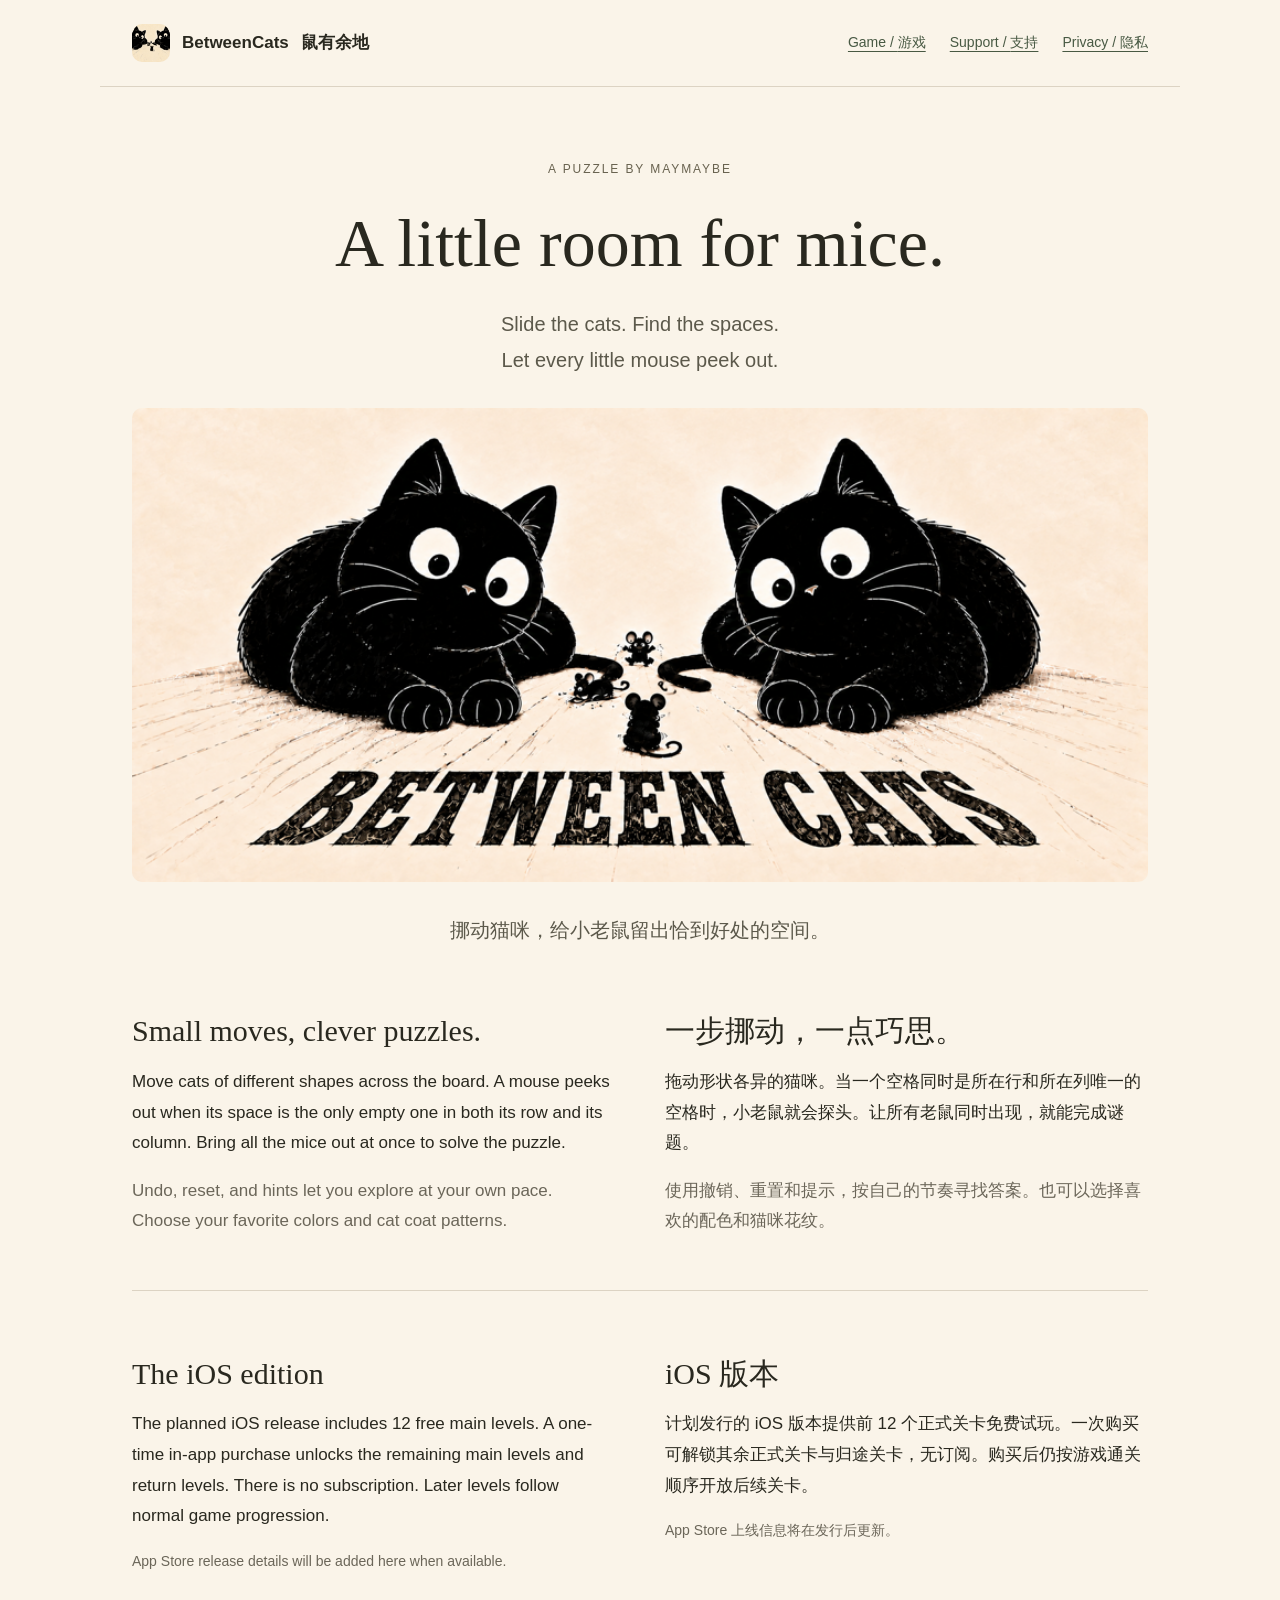
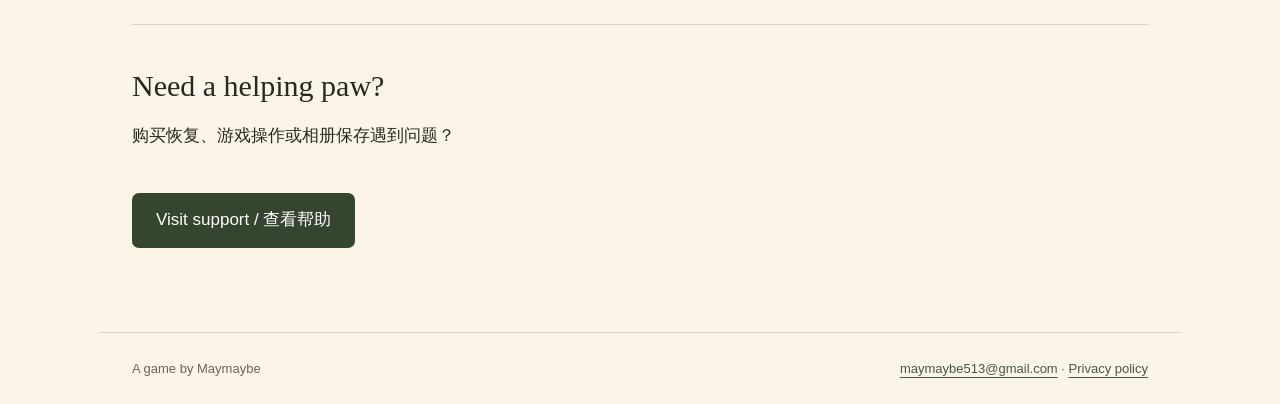
<file: index.html>
<!doctype html>
<html lang="en"><head><meta charset="utf-8"><meta name="viewport" content="width=device-width,initial-scale=1"><meta name="description" content="BetweenCats is a cozy sliding-block puzzle by Maymaybe. Game information, support, and privacy policy."><meta name="color-scheme" content="light"><title>A little room for mice · BetweenCats</title><link rel="icon" href="./assets/icon.png"><link rel="stylesheet" href="./assets/style.css"></head>
<body><a class="skip" href="#main">Skip to content</a><header><a class="brand" href="./"><img src="./assets/icon.png" alt="" width="38" height="38">BetweenCats <span lang="zh-Hans">鼠有余地</span></a><nav aria-label="Main navigation"><a href="./">Game / <span lang="zh-Hans">游戏</span></a><a href="./support/">Support / <span lang="zh-Hans">支持</span></a><a href="./privacy/">Privacy / <span lang="zh-Hans">隐私</span></a></nav></header><main id="main" ><section class="hero"><p class="eyebrow">A puzzle by Maymaybe</p><h1>A little room for mice.</h1><p class="lead">Slide the cats. Find the spaces.<br>Let every little mouse peek out.</p><img src="./assets/cover.png" width="920" height="430" alt="Two curious black cats watching little mice between them, with the title Between Cats"><p lang="zh-Hans" class="lead">挪动猫咪，给小老鼠留出恰到好处的空间。</p></section><section class="intro"><div><h2>Small moves, clever puzzles.</h2><p>Move cats of different shapes across the board. A mouse peeks out when its space is the only empty one in both its row and its column. Bring all the mice out at once to solve the puzzle.</p><p class="muted">Undo, reset, and hints let you explore at your own pace. Choose your favorite colors and cat coat patterns.</p></div><div lang="zh-Hans"><h2>一步挪动，一点巧思。</h2><p>拖动形状各异的猫咪。当一个空格同时是所在行和所在列唯一的空格时，小老鼠就会探头。让所有老鼠同时出现，就能完成谜题。</p><p class="muted">使用撤销、重置和提示，按自己的节奏寻找答案。也可以选择喜欢的配色和猫咪花纹。</p></div></section><section class="intro"><div><h2>The iOS edition</h2><p>The planned iOS release includes 12 free main levels. A one-time in-app purchase unlocks the remaining main levels and return levels. There is no subscription. Later levels follow normal game progression.</p><p class="small muted">App Store release details will be added here when available.</p></div><div lang="zh-Hans"><h2>iOS 版本</h2><p>计划发行的 iOS 版本提供前 12 个正式关卡免费试玩。一次购买可解锁其余正式关卡与归途关卡，无订阅。购买后仍按游戏通关顺序开放后续关卡。</p><p class="small muted">App Store 上线信息将在发行后更新。</p></div></section><section><h2>Need a helping paw?</h2><p lang="zh-Hans">购买恢复、游戏操作或相册保存遇到问题？</p><a class="button" href="./support/">Visit support / 查看帮助</a></section></main><footer><span>A game by Maymaybe</span><span><a href="mailto:maymaybe513@gmail.com">maymaybe513@gmail.com</a> · <a href="./privacy/">Privacy policy</a></span></footer></body></html>
</file>
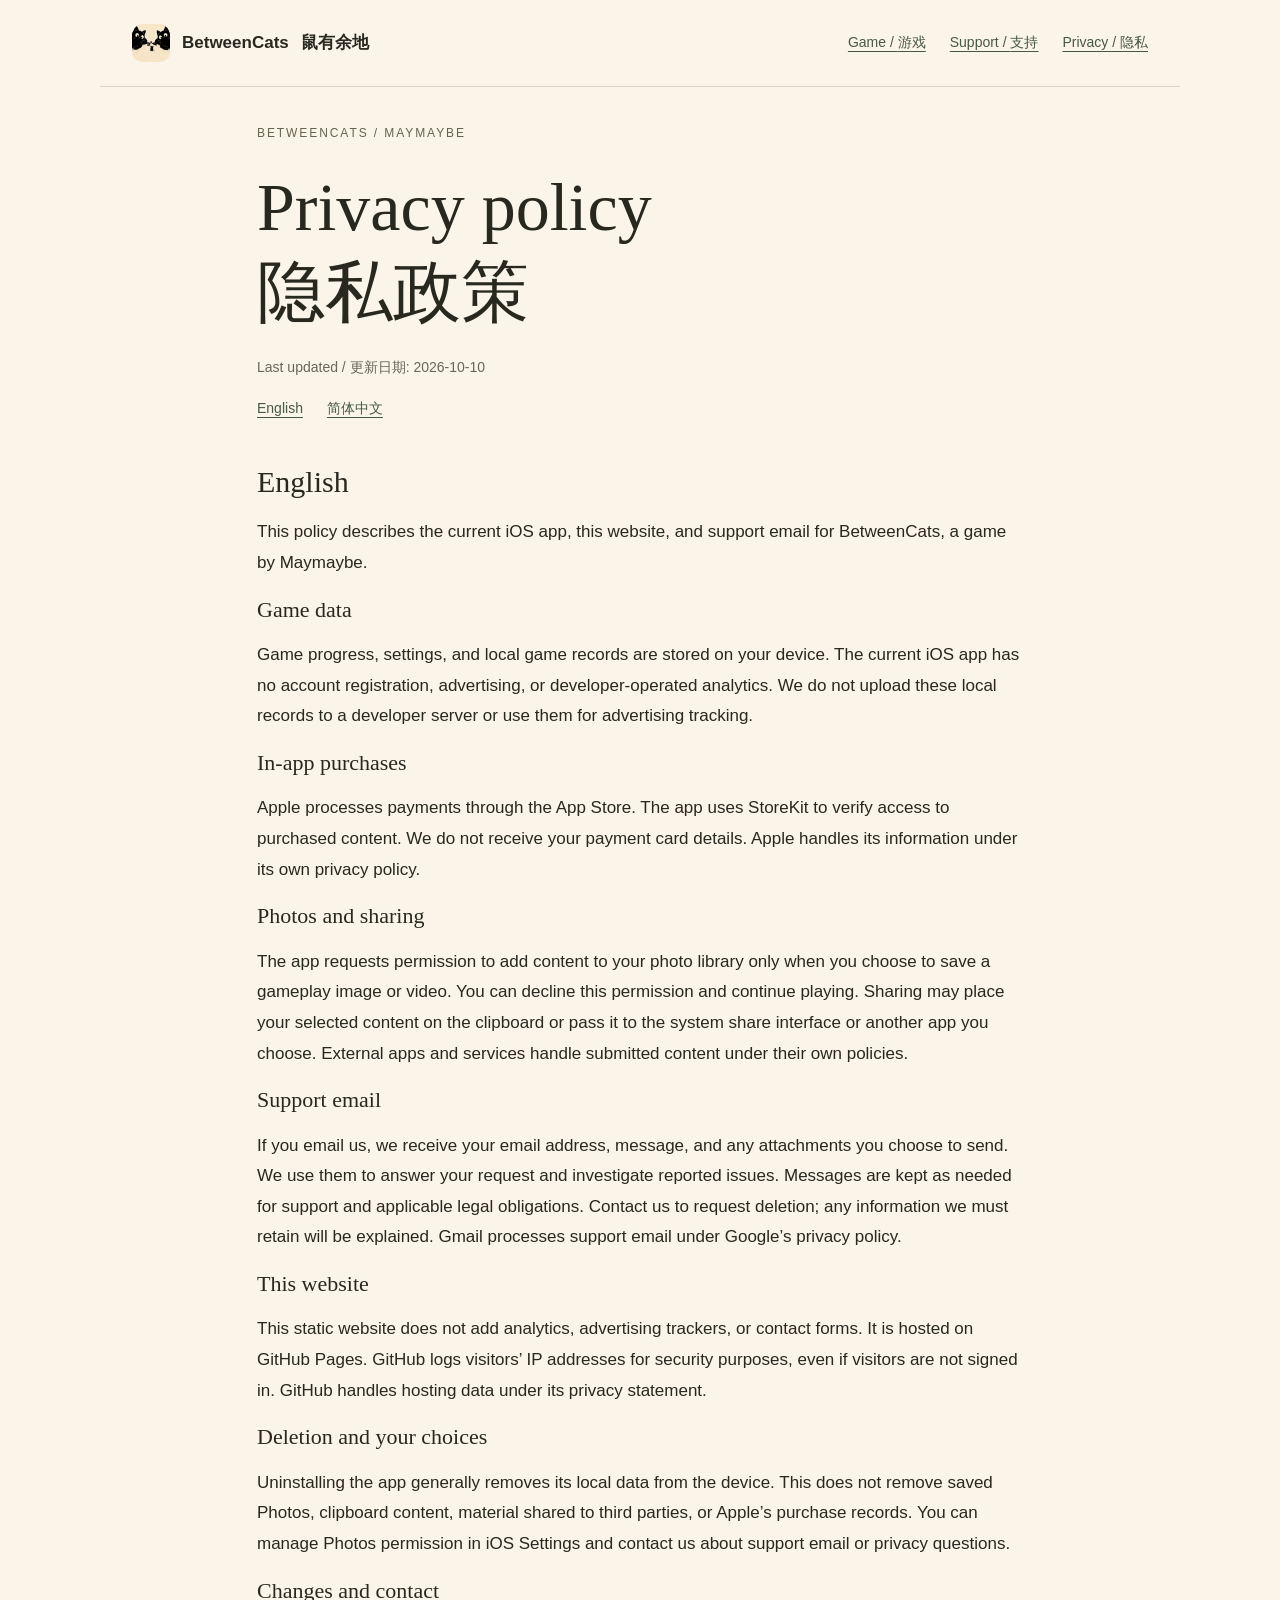
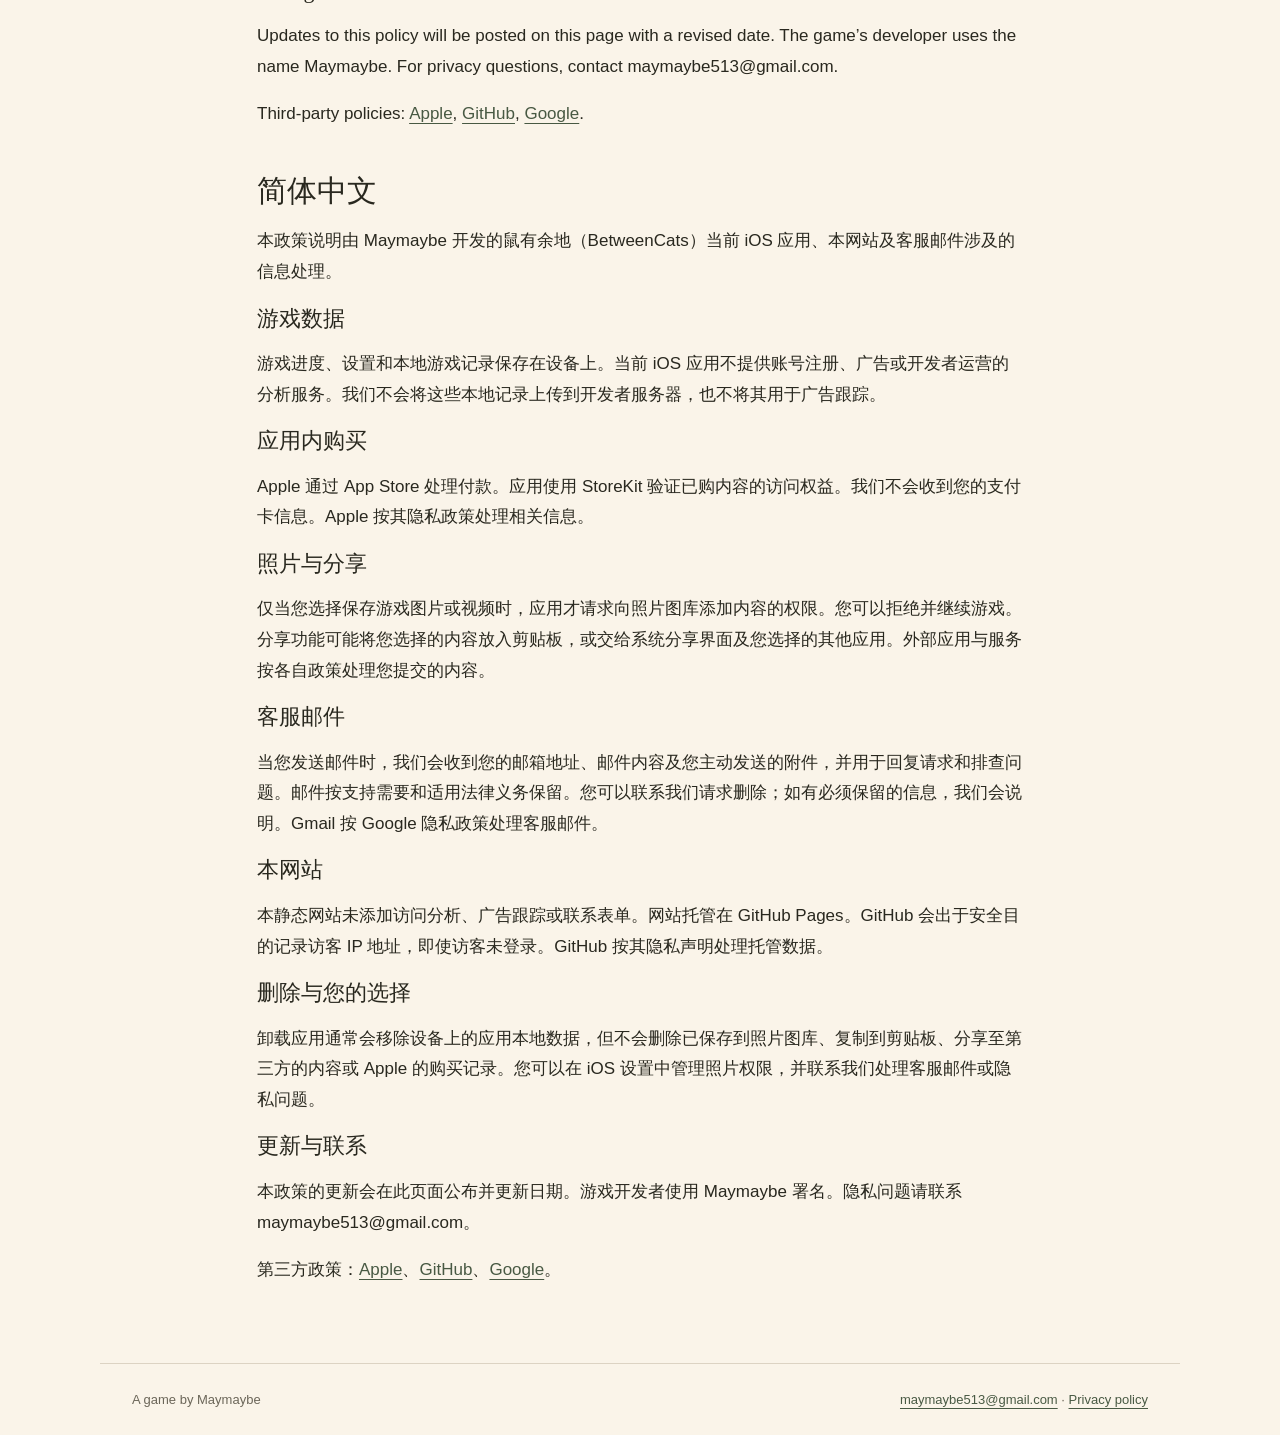
<file: privacy/index.html>
<!doctype html>
<html lang="en"><head><meta charset="utf-8"><meta name="viewport" content="width=device-width,initial-scale=1"><meta name="description" content="Privacy policy for the BetweenCats iOS app, website, and support email."><meta name="color-scheme" content="light"><title>Privacy policy / 隐私政策 · BetweenCats</title><link rel="icon" href="../assets/icon.png"><link rel="stylesheet" href="../assets/style.css"></head>
<body><a class="skip" href="#main">Skip to content</a><header><a class="brand" href="../"><img src="../assets/icon.png" alt="" width="38" height="38">BetweenCats <span lang="zh-Hans">鼠有余地</span></a><nav aria-label="Main navigation"><a href="../">Game / <span lang="zh-Hans">游戏</span></a><a href="../support/">Support / <span lang="zh-Hans">支持</span></a><a href="../privacy/">Privacy / <span lang="zh-Hans">隐私</span></a></nav></header><main id="main" class="reading"><p class="eyebrow">BetweenCats / Maymaybe</p><h1>Privacy policy<br><span lang="zh-Hans">隐私政策</span></h1><p class="muted small">Last updated / <span lang="zh-Hans">更新日期</span>: 2026-10-10</p><nav class="language" aria-label="Policy languages"><a href="#english">English</a><a href="#chinese" lang="zh-Hans">简体中文</a></nav><section id="english"><h2>English</h2><p>This policy describes the current iOS app, this website, and support email for BetweenCats, a game by Maymaybe.</p><h3>Game data</h3><p>Game progress, settings, and local game records are stored on your device. The current iOS app has no account registration, advertising, or developer-operated analytics. We do not upload these local records to a developer server or use them for advertising tracking.</p><h3>In-app purchases</h3><p>Apple processes payments through the App Store. The app uses StoreKit to verify access to purchased content. We do not receive your payment card details. Apple handles its information under its own privacy policy.</p><h3>Photos and sharing</h3><p>The app requests permission to add content to your photo library only when you choose to save a gameplay image or video. You can decline this permission and continue playing. Sharing may place your selected content on the clipboard or pass it to the system share interface or another app you choose. External apps and services handle submitted content under their own policies.</p><h3>Support email</h3><p>If you email us, we receive your email address, message, and any attachments you choose to send. We use them to answer your request and investigate reported issues. Messages are kept as needed for support and applicable legal obligations. Contact us to request deletion; any information we must retain will be explained. Gmail processes support email under Google’s privacy policy.</p><h3>This website</h3><p>This static website does not add analytics, advertising trackers, or contact forms. It is hosted on GitHub Pages. GitHub logs visitors’ IP addresses for security purposes, even if visitors are not signed in. GitHub handles hosting data under its privacy statement.</p><h3>Deletion and your choices</h3><p>Uninstalling the app generally removes its local data from the device. This does not remove saved Photos, clipboard content, material shared to third parties, or Apple’s purchase records. You can manage Photos permission in iOS Settings and contact us about support email or privacy questions.</p><h3>Changes and contact</h3><p>Updates to this policy will be posted on this page with a revised date. The game’s developer uses the name Maymaybe. For privacy questions, contact maymaybe513@gmail.com.</p><p>Third-party policies: <a href="https://www.apple.com/legal/privacy/">Apple</a>, <a href="https://docs.github.com/en/site-policy/privacy-policies/github-general-privacy-statement">GitHub</a>, <a href="https://policies.google.com/privacy">Google</a>.</p></section><section id="chinese" lang="zh-Hans"><h2>简体中文</h2><p>本政策说明由 Maymaybe 开发的鼠有余地（BetweenCats）当前 iOS 应用、本网站及客服邮件涉及的信息处理。</p><h3>游戏数据</h3><p>游戏进度、设置和本地游戏记录保存在设备上。当前 iOS 应用不提供账号注册、广告或开发者运营的分析服务。我们不会将这些本地记录上传到开发者服务器，也不将其用于广告跟踪。</p><h3>应用内购买</h3><p>Apple 通过 App Store 处理付款。应用使用 StoreKit 验证已购内容的访问权益。我们不会收到您的支付卡信息。Apple 按其隐私政策处理相关信息。</p><h3>照片与分享</h3><p>仅当您选择保存游戏图片或视频时，应用才请求向照片图库添加内容的权限。您可以拒绝并继续游戏。分享功能可能将您选择的内容放入剪贴板，或交给系统分享界面及您选择的其他应用。外部应用与服务按各自政策处理您提交的内容。</p><h3>客服邮件</h3><p>当您发送邮件时，我们会收到您的邮箱地址、邮件内容及您主动发送的附件，并用于回复请求和排查问题。邮件按支持需要和适用法律义务保留。您可以联系我们请求删除；如有必须保留的信息，我们会说明。Gmail 按 Google 隐私政策处理客服邮件。</p><h3>本网站</h3><p>本静态网站未添加访问分析、广告跟踪或联系表单。网站托管在 GitHub Pages。GitHub 会出于安全目的记录访客 IP 地址，即使访客未登录。GitHub 按其隐私声明处理托管数据。</p><h3>删除与您的选择</h3><p>卸载应用通常会移除设备上的应用本地数据，但不会删除已保存到照片图库、复制到剪贴板、分享至第三方的内容或 Apple 的购买记录。您可以在 iOS 设置中管理照片权限，并联系我们处理客服邮件或隐私问题。</p><h3>更新与联系</h3><p>本政策的更新会在此页面公布并更新日期。游戏开发者使用 Maymaybe 署名。隐私问题请联系 maymaybe513@gmail.com。</p><p>第三方政策：<a href="https://www.apple.com/legal/privacy/">Apple</a>、<a href="https://docs.github.com/en/site-policy/privacy-policies/github-general-privacy-statement">GitHub</a>、<a href="https://policies.google.com/privacy">Google</a>。</p></section></main><footer><span>A game by Maymaybe</span><span><a href="mailto:maymaybe513@gmail.com">maymaybe513@gmail.com</a> · <a href="../privacy/">Privacy policy</a></span></footer></body></html>
</file>
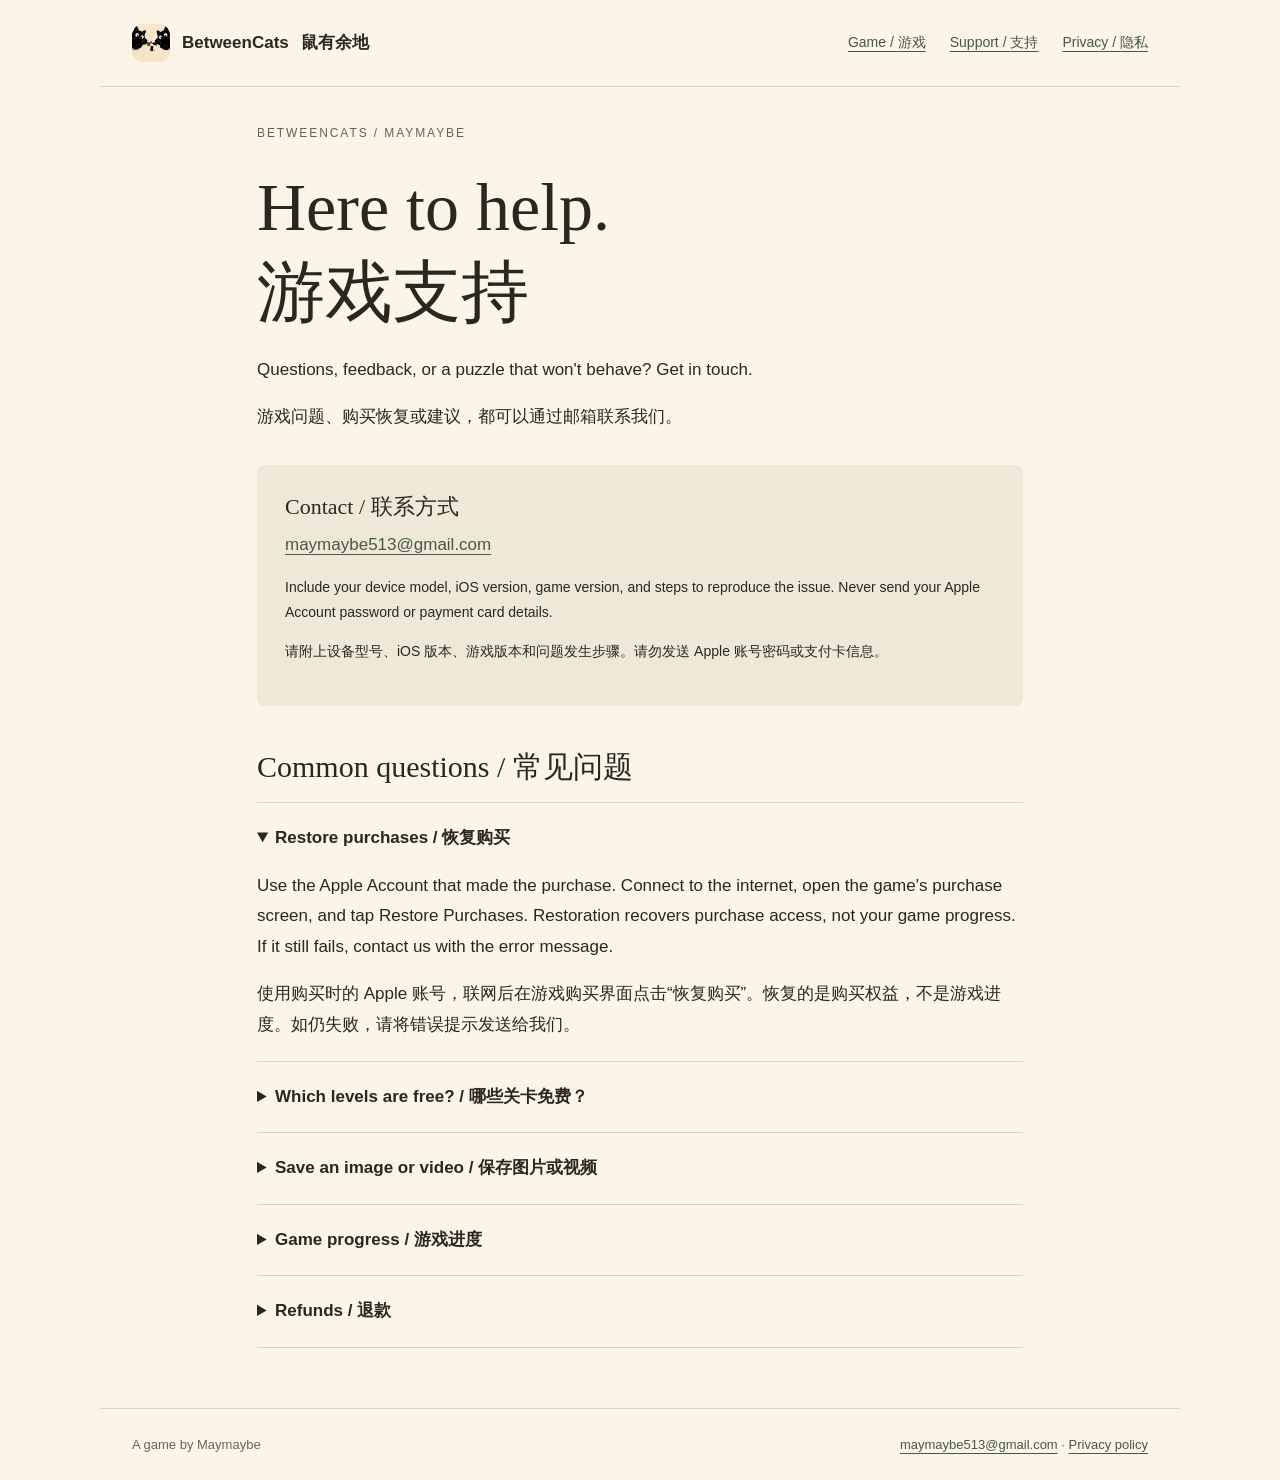
<file: support/index.html>
<!doctype html>
<html lang="en"><head><meta charset="utf-8"><meta name="viewport" content="width=device-width,initial-scale=1"><meta name="description" content="Contact Maymaybe for BetweenCats support, restore purchases, and resolve photo saving issues."><meta name="color-scheme" content="light"><title>Support / 游戏支持 · BetweenCats</title><link rel="icon" href="../assets/icon.png"><link rel="stylesheet" href="../assets/style.css"></head>
<body><a class="skip" href="#main">Skip to content</a><header><a class="brand" href="../"><img src="../assets/icon.png" alt="" width="38" height="38">BetweenCats <span lang="zh-Hans">鼠有余地</span></a><nav aria-label="Main navigation"><a href="../">Game / <span lang="zh-Hans">游戏</span></a><a href="../support/">Support / <span lang="zh-Hans">支持</span></a><a href="../privacy/">Privacy / <span lang="zh-Hans">隐私</span></a></nav></header><main id="main" class="reading"><p class="eyebrow">BetweenCats / Maymaybe</p><h1>Here to help.<br><span lang="zh-Hans">游戏支持</span></h1><p>Questions, feedback, or a puzzle that won't behave? Get in touch.</p><p lang="zh-Hans">游戏问题、购买恢复或建议，都可以通过邮箱联系我们。</p><div class="contact"><h3>Contact / <span lang="zh-Hans">联系方式</span></h3><a href="mailto:maymaybe513@gmail.com">maymaybe513@gmail.com</a><p class="small">Include your device model, iOS version, game version, and steps to reproduce the issue. Never send your Apple Account password or payment card details.</p><p lang="zh-Hans" class="small">请附上设备型号、iOS 版本、游戏版本和问题发生步骤。请勿发送 Apple 账号密码或支付卡信息。</p></div><h2>Common questions / <span lang="zh-Hans">常见问题</span></h2><details open><summary>Restore purchases / <span lang="zh-Hans">恢复购买</span></summary><p>Use the Apple Account that made the purchase. Connect to the internet, open the game's purchase screen, and tap Restore Purchases. Restoration recovers purchase access, not your game progress. If it still fails, contact us with the error message.</p><p lang="zh-Hans">使用购买时的 Apple 账号，联网后在游戏购买界面点击“恢复购买”。恢复的是购买权益，不是游戏进度。如仍失败，请将错误提示发送给我们。</p></details><details><summary>Which levels are free? / <span lang="zh-Hans">哪些关卡免费？</span></summary><p>The iOS edition provides the first 12 main levels for free. A one-time purchase unlocks the remaining main levels and return levels. There is no auto-renewing subscription. Normal level progression still applies.</p><p lang="zh-Hans">iOS 版本的前 12 个正式关卡免费。一次性内购解锁其余正式关卡与归途关卡，无自动续费订阅；后续关卡仍按通关顺序开放。</p></details><details><summary>Save an image or video / <span lang="zh-Hans">保存图片或视频</span></summary><p>Saving to Photos requires permission to add photos. Check the app's Photos permission in iOS Settings and allow adding photos, then return to the game and try again. Playing the game does not require this permission.</p><p lang="zh-Hans">保存到相册需要添加照片权限。请在 iOS 系统设置中检查本应用的照片权限，允许添加照片后返回重试。正常游戏不需要此权限。</p></details><details><summary>Game progress / <span lang="zh-Hans">游戏进度</span></summary><p>Progress is stored on your device. Restore Purchases does not transfer progress between devices. Uninstalling the app may remove local progress.</p><p lang="zh-Hans">进度保存在设备上。“恢复购买”不会在设备间迁移进度。卸载应用可能删除本机进度。</p></details><details><summary>Refunds / <span lang="zh-Hans">退款</span></summary><p>Apple processes in-app purchases and refund requests. Visit <a href="https://reportaproblem.apple.com/">Apple's Report a Problem page</a> to request a refund. If Apple revokes purchase access, paid levels become unavailable; game progress is retained in the app.</p><p lang="zh-Hans">内购付款和退款申请由 Apple 处理，可访问 <a href="https://reportaproblem.apple.com/">Apple 问题报告页面</a>申请退款。购买权益撤销后付费关卡将受限，应用内已有进度保留。</p></details></main><footer><span>A game by Maymaybe</span><span><a href="mailto:maymaybe513@gmail.com">maymaybe513@gmail.com</a> · <a href="../privacy/">Privacy policy</a></span></footer></body></html>
</file>
<file: assets/style.css>
*{box-sizing:border-box}html{scroll-behavior:smooth}body{margin:0;background:#faf4e9;color:#29281f;font:17px/1.8 -apple-system,BlinkMacSystemFont,"Segoe UI",sans-serif}a{color:#485943;text-underline-offset:4px}a:hover{color:#172913}a:focus-visible,summary:focus-visible{outline:3px solid #876341;outline-offset:5px}header,main,footer{max-width:1080px;margin:auto;padding:24px 32px}header{display:flex;align-items:center;justify-content:space-between;gap:20px;border-bottom:1px solid #dcd3c3}.brand{font-weight:700;text-decoration:none;color:#29281f;display:flex;align-items:center;gap:12px}.brand img{width:38px;height:38px;border-radius:10px}nav{display:flex;gap:24px;flex-wrap:wrap}nav a{font-size:14px}.eyebrow{text-transform:uppercase;letter-spacing:.16em;font-size:12px;color:#68624f}h1,h2,h3{line-height:1.25;font-family:Georgia,"Times New Roman",serif;font-weight:500}h1{font-size:clamp(38px,6vw,68px);margin:20px 0}h2{font-size:30px;margin:42px 0 16px}h3{font-size:22px;margin:0 0 10px}.hero{padding-top:36px;text-align:center}.hero img{width:100%;height:auto;display:block;border-radius:10px;margin:30px 0}.lead{max-width:690px;margin:0 auto;color:#5c594b;font-size:20px}.button{display:inline-block;background:#35452f;color:#fff;text-decoration:none;padding:12px 24px;border-radius:7px;margin:24px 0}.button:hover{background:#263622;color:#fff}.intro{display:grid;grid-template-columns:1fr 1fr;gap:50px;padding:22px 0 36px;border-bottom:1px solid #dcd3c3}.muted{color:#6b6659}.small{font-size:14px}.reading{max-width:830px}section{scroll-margin-top:20px}.language{display:flex;gap:24px;margin:16px 0 32px}details{border-top:1px solid #dcd3c3;padding:20px 0}details:last-of-type{border-bottom:1px solid #dcd3c3}summary{cursor:pointer;font-weight:600}details p{margin-bottom:0}.contact{padding:28px;background:#eee8d9;border-radius:8px;margin:32px 0}.contact a{overflow-wrap:anywhere}footer{display:flex;justify-content:space-between;gap:24px;border-top:1px solid #dcd3c3;font-size:13px;color:#6b6659;margin-top:36px}.skip{position:absolute;left:16px;top:-100px}.skip:focus{top:12px;background:#fff;padding:12px;z-index:5}@media(max-width:620px){header,main,footer{padding:20px}header{align-items:flex-start;flex-direction:column;gap:14px}nav{gap:20px}.intro{grid-template-columns:1fr;gap:10px}.hero{padding-top:20px}.lead{font-size:18px}footer{flex-direction:column;gap:8px}h2{font-size:27px}}@media(prefers-reduced-motion:reduce){html{scroll-behavior:auto}}
</file>
